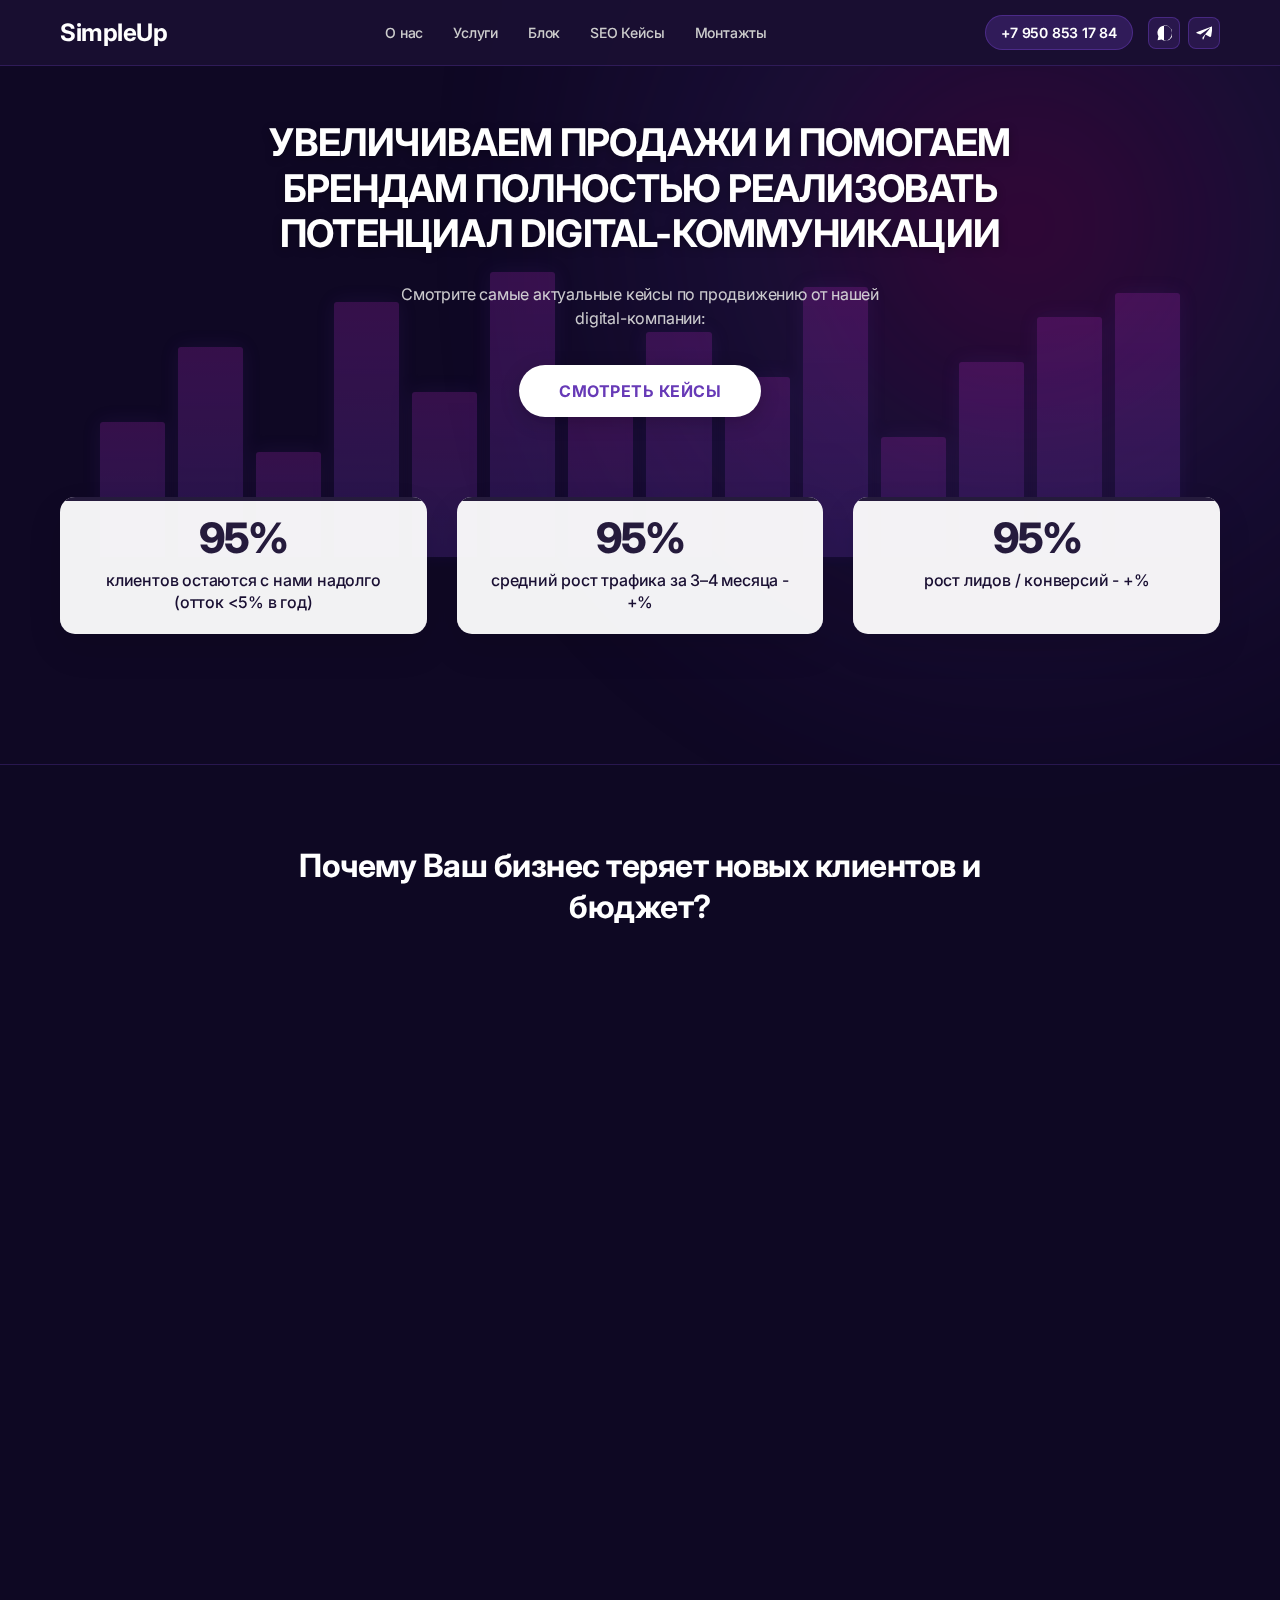
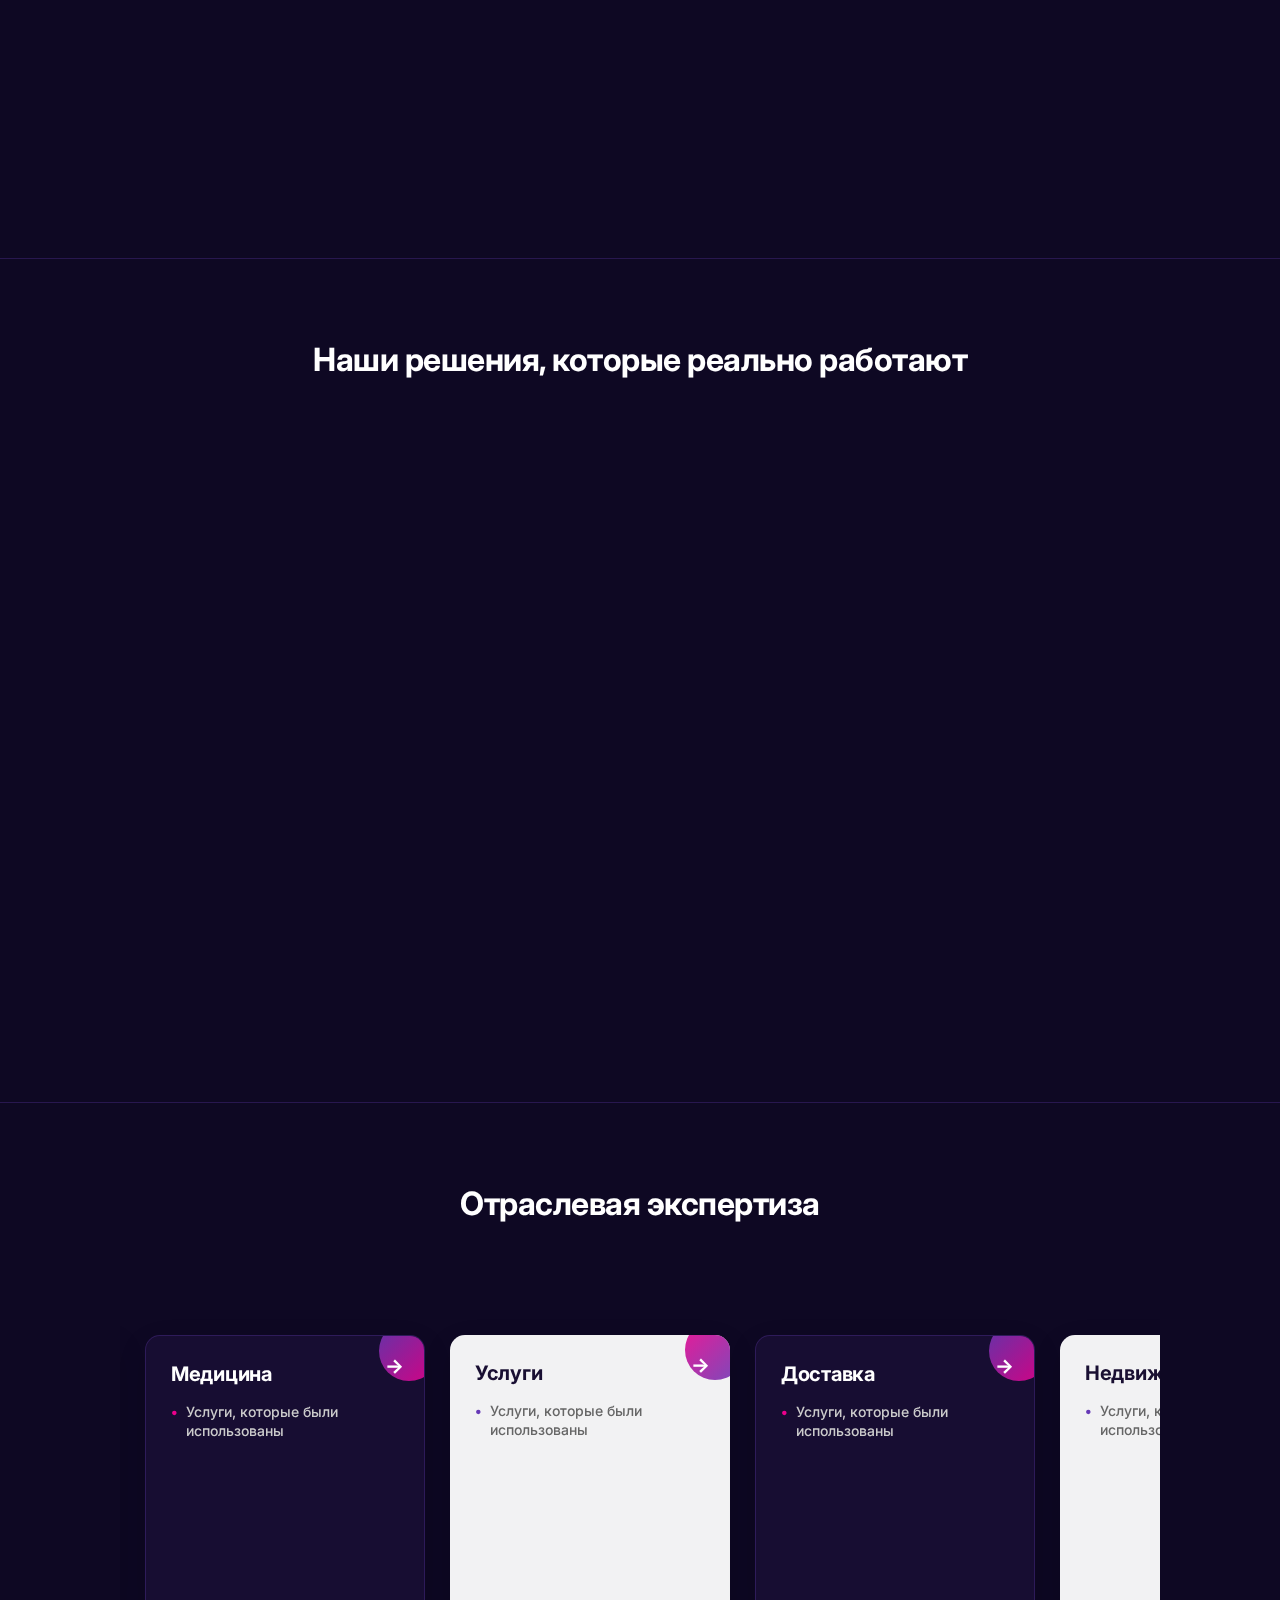
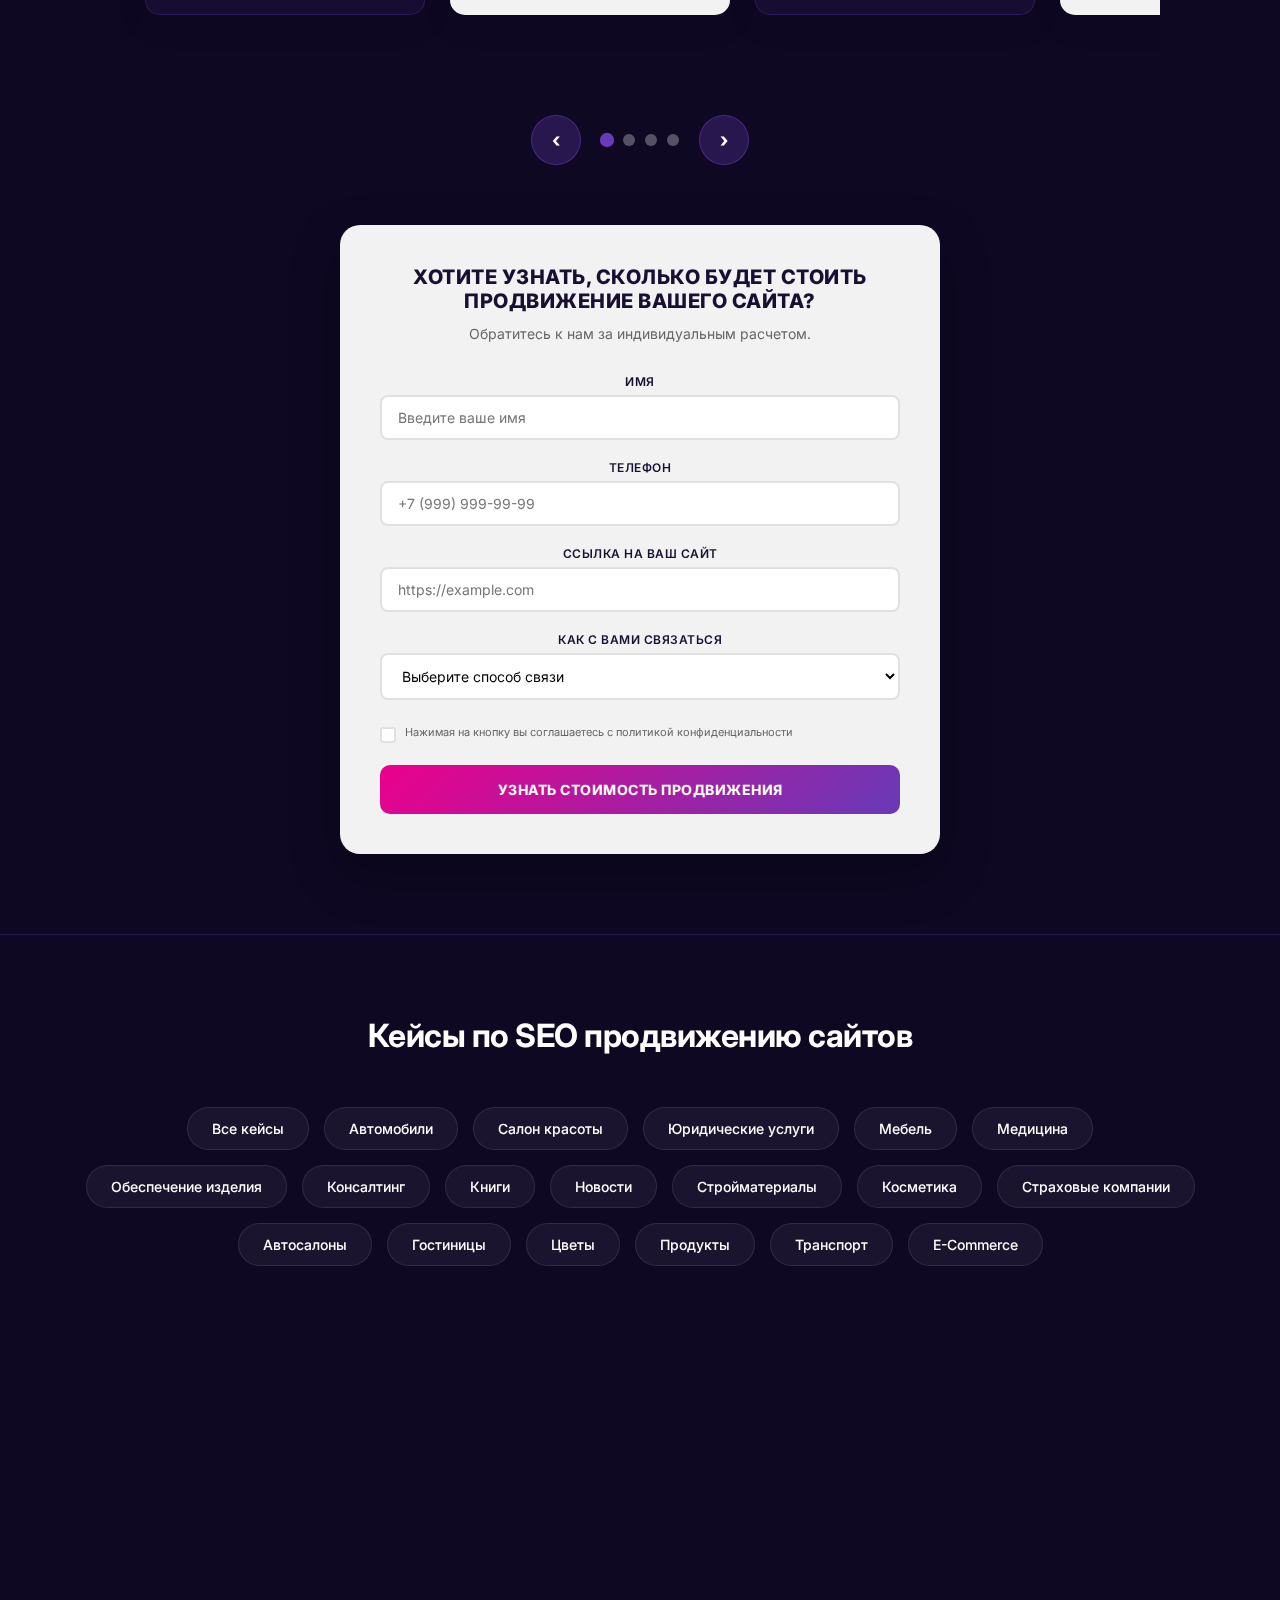
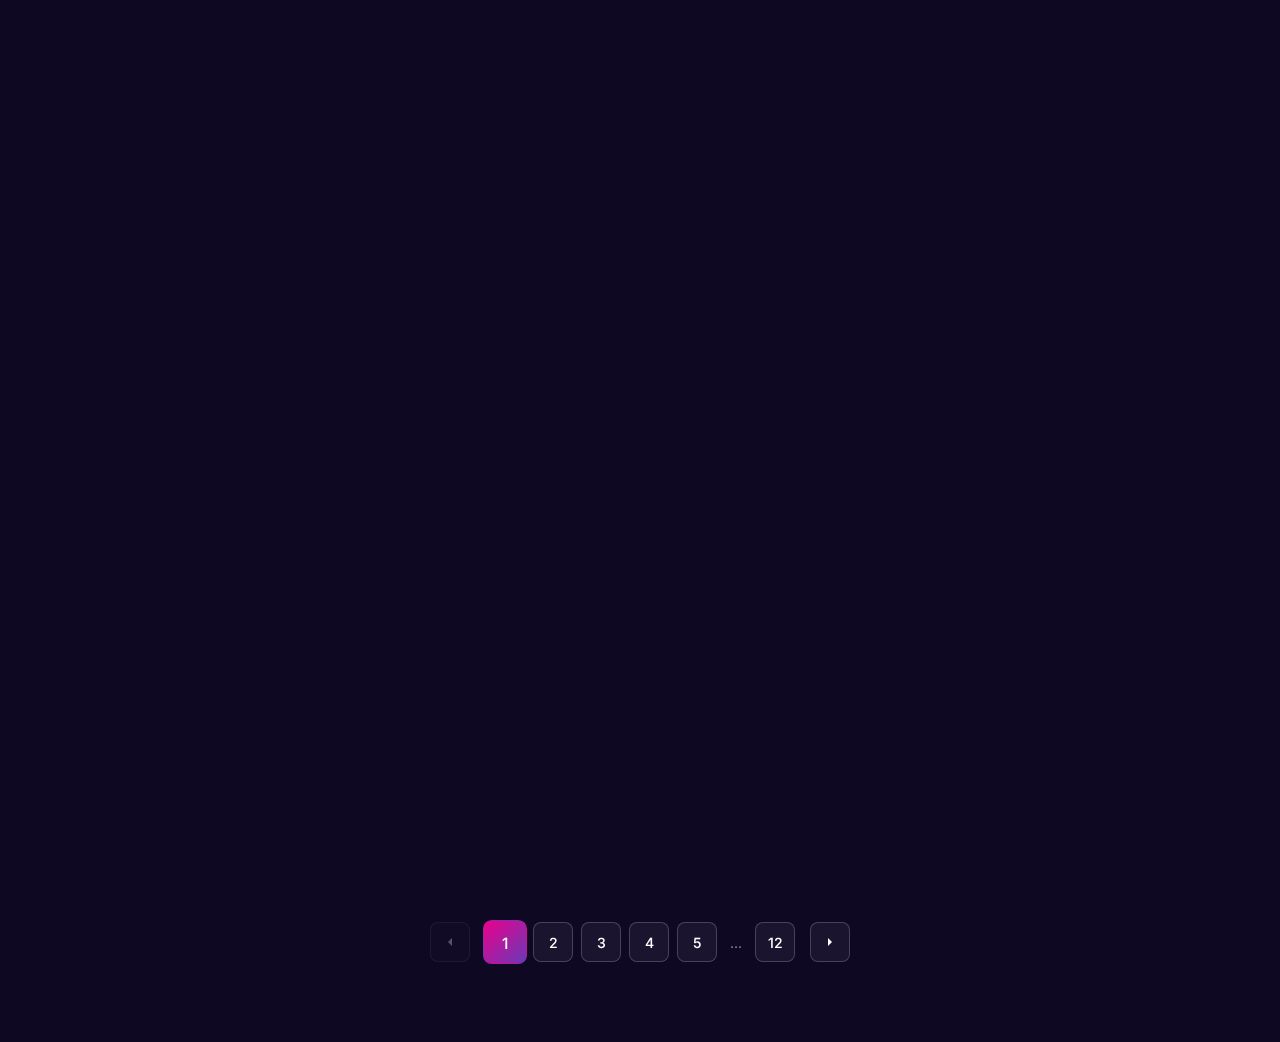
<file: my/index.html>
<!DOCTYPE html>
<html lang="ru">
<head>
    <meta charset="UTF-8">
    <meta name="viewport" content="width=device-width, initial-scale=1.0">
    <title>SimpleUp</title>
    <link rel="stylesheet" href="css/style.css">
    <link rel="stylesheet" href="css/problems.css">
    <link rel="stylesheet" href="css/fonts.css">
    <link rel="stylesheet" href="css/solutions.css">
    <link rel="stylesheet" href="css/industries.css">
    <link rel="stylesheet" href="css/cases.css">
</head>
<body>
    <!-- Верхнее меню -->
    <header class="header">
        <div class="container">
            <nav class="nav">
                <div class="logo">SimpleUp</div>
                <div class="menu">
                    <a href="#" class="menu-item">О нас</a>
                    <a href="#" class="menu-item">Услуги</a>
                    <a href="#" class="menu-item">Блок</a>
                    <a href="#" class="menu-item">SEO Кейсы</a>
                    <a href="#" class="menu-item">Монтажты</a>
                </div>
                <div class="contact-info">
                    <div class="phone">+7 950 853 17 84</div>
                    <div class="social-icons">
                        <a href="#" class="social-icon whatsapp">
                            <svg width="16" height="16" viewBox="0 0 16 16" fill="currentColor">
                                <path d="M13.6 2.4A7.2 7.2 0 0 0 2.4 11.2L1.6 15.2L5.6 14.4A7.2 7.2 0 0 0 13.6 2.4ZM8 0A8 8 0 0 1 8 16L8 0Z"/>
                            </svg>
                        </a>
                        <a href="#" class="social-icon telegram">
                            <svg width="16" height="16" viewBox="0 0 16 16" fill="currentColor">
                                <path d="M15.8 1.4L1.1 6.9C0.1 7.3 0.1 8 0.9 8.3L4.3 9.4L13.1 3.5C13.5 3.2 14 3.4 13.7 3.8L6.5 12.5V13.8C6.5 14.6 7.3 14.7 7.6 13.9L9.4 9.6L13.5 11.8C14.3 12.2 15 11.9 15.2 11L16.5 2.3C16.8 1.1 15.9 0.5 15.8 1.4Z"/>
                            </svg>
                        </a>
                    </div>
                </div>
            </nav>
        </div>
    </header>

    <!-- Остальной код остается без изменений -->
    <main class="main">
        <div class="container">
            <!-- Градиентное пятно на фоне -->
            <div class="gradient-spot"></div>

            <!-- График с столбиками -->
            <div class="chart-container">
                <div class="chart-bars">
                    <div class="bar" style="height: 45%"></div>
                    <div class="bar" style="height: 70%"></div>
                    <div class="bar" style="height: 35%"></div>
                    <div class="bar" style="height: 85%"></div>
                    <div class="bar" style="height: 55%"></div>
                    <div class="bar" style="height: 95%"></div>
                    <div class="bar" style="height: 50%"></div>
                    <div class="bar" style="height: 75%"></div>
                    <div class="bar" style="height: 60%"></div>
                    <div class="bar" style="height: 90%"></div>
                    <div class="bar" style="height: 40%"></div>
                    <div class="bar" style="height: 65%"></div>
                    <div class="bar" style="height: 80%"></div>
                    <div class="bar" style="height: 88%"></div>
                </div>
            </div>

            <!-- Заголовок -->
            <section class="hero">
                <h1 class="hero-title">
                    УВЕЛИЧИВАЕМ ПРОДАЖИ И ПОМОГАЕМ БРЕНДАМ ПОЛНОСТЬЮ РЕАЛИЗОВАТЬ ПОТЕНЦИАЛ DIGITAL-КОММУНИКАЦИИ
                </h1>
                <p class="hero-subtitle">
                    Смотрите самые актуальные кейсы по продвижению от нашей digital-компании:
                </p>
                <button class="cta-button">СМОТРЕТЬ КЕЙСЫ</button>
            </section>

            <!-- Статистика -->
            <section class="stats">
                <div class="stats-grid">
                    <div class="stat-card">
                        <div class="stat-number" data-target="95">0%</div>
                        <div class="stat-text">
                            клиентов остаются с нами надолго (отток &lt;5% в год)
                        </div>
                    </div>
                    
                    <div class="stat-card">
                        <div class="stat-number" data-target="95">0%</div>
                        <div class="stat-text">
                            средний рост трафика за 3–4 месяца - +%
                        </div>
                    </div>
                    
                    <div class="stat-card">
                        <div class="stat-number" data-target="95">0%</div>
                        <div class="stat-text">
                            рост лидов / конверсий - +%
                        </div>
                    </div>
                </div>
            </section>
        </div>
    </main>

    <!-- Секция "Почему Ваш бизнес теряет новых клиентов и бюджет?" -->
    <section class="problems-section">
        <div class="container">
            <div class="problems-content">
                <h2 class="problems-title">
                    Почему Ваш бизнес теряет новых клиентов и бюджет?
                </h2>
                
                <div class="problems-grid">
                    <div class="problem-card">
                        <h3 class="problem-card-title">Сайт не приносит клиентов</h3>
                        <p class="problem-card-description">Он есть, но знаком нет!</p>
                    </div>
                    
                    <div class="problem-card">
                        <h3 class="problem-card-title">Хаос в бизнес-процессах</h3>
                        <p class="problem-card-description">СЯМ, сайт и реклама не связаны!</p>
                    </div>
                    
                    <div class="problem-card">
                        <h3 class="problem-card-title">Рекламка сливает бюджет</h3>
                        <p class="problem-card-description">Третье есть, показы почти нет!</p>
                    </div>
                    
                    <div class="problem-card">
                        <h3 class="problem-card-title">Сомнения и недоверие</h3>
                        <p class="problem-card-description">А вдруг снова не получиться?</p>
                    </div>
                    
                    <div class="problem-card">
                        <h3 class="problem-card-title">SEO без результатов</h3>
                        <p class="problem-card-description">Позволяемое обещали рост, но творимся нет!</p>
                    </div>
                    
                    <div class="problem-card">
                        <h3 class="problem-card-title">Нет стратегии</h3>
                        <p class="problem-card-description">Все делается нужным, без общей цели.</p>
                    </div>
                </div>
                
                <!-- Белый блок с стрелочкой и ссылкой на форму -->
                <a href="form.html" class="problems-footer-block">
                    <p class="problems-footer-text">
                        Мы понимаем эти боли и каждый день решаем их для бизнеса наших клиентов
                    </p>
                </a>
            </div>
        </div>
    </section>

    <!-- Секция "Наши решения" -->
    <section class="solutions-section">
        <div class="container">
            <div class="solutions-content">
                <h2 class="solutions-title">Наши решения, которые реально работают</h2>
                
                <div class="solutions-accordion">
                    <!-- Комплексное продвижение - белый блок -->
                    <div class="accordion-item white-card active">
                        <div class="accordion-header">
                            <h3 class="accordion-title">Комплексное продвижение</h3>
                            <span class="accordion-icon">−</span>
                        </div>
                        <div class="accordion-content">
                            <p class="accordion-description">
                                Мы делаем глубокий анализ и системное SEO-продвижение, чтобы твой бизнес стабильно рос в поиске. Технично, системно, с реальными результатами.
                            </p>
                            <p class="accordion-feature">
                                SEO, реклама и контент работают вместе, а не по отдельности.
                            </p>
                        </div>
                    </div>
                    
                    <!-- Современные сайты - темный блок -->
                    <div class="accordion-item dark-card">
                        <div class="accordion-header">
                            <h3 class="accordion-title">Современные сайты</h3>
                            <span class="accordion-icon">+</span>
                        </div>
                        <div class="accordion-content">
                            <p class="accordion-description">
                                Разрабатываем сайты под бизнес-цели: дизайн, удобство, скорость работы. Всё так, чтобы сайт приносил клиентов, а не просто существовал
                            </p>
                        </div>
                    </div>
                    
                    <!-- ИТ-интеграции - белый блок -->
                    <div class="accordion-item white-card">
                        <div class="accordion-header">
                            <h3 class="accordion-title">ИТ-интеграции</h3>
                            <span class="accordion-icon">+</span>
                        </div>
                        <div class="accordion-content">
                            <p class="accordion-description">
                                Внедряем IT-решения под задачи: автоматизация, интеграции, CRM. Мы не делаем вид, а реально упрощаем процессы и ускоряем бизнес и он начинает работать как единое целое
                            </p>
                        </div>
                    </div>
                    
                    <!-- Управляемая реклама - темный блок -->
                    <div class="accordion-item dark-card">
                        <div class="accordion-header">
                            <h3 class="accordion-title">Управляемая реклама</h3>
                            <span class="accordion-icon">+</span>
                        </div>
                        <div class="accordion-content">
                            <p class="accordion-description">
                                Настраиваем рекламу, которая даёт заявки и звонки, окупающие вложения. Работаем в цифрах, делаем оптимизацию и добиваемся прогнозируемого результата. Каждый рубль подконтролен, каждая заявка считается.
                            </p>
                        </div>
                    </div>
                </div>
            </div>
        </div>
    </section>


<!-- Секция отраслевой экспертизы -->
<section class="industries-section">
    <div class="container">
        <div class="industries-content">
            <h2 class="industries-title">Отраслевая экспертиза</h2>
            
            <!-- Карусель с квадратными блоками -->
            <div class="industries-carousel">
                <div class="carousel-container">
                    <div class="carousel-track">
                        <!-- Блоки будут добавлены через JS -->
                        <a href="#" class="industry-block" data-industry="medicine">
                            <div class="industry-content">
                                <h3 class="industry-name">Медицина</h3>
                                <div class="industry-services">
                                    <div class="service-item">Услуги, которые были использованы</div>
                                </div>
                            </div>
                        </a>
                        
                        <a href="#" class="industry-block" data-industry="services">
                            <div class="industry-content">
                                <h3 class="industry-name">Услуги</h3>
                                <div class="industry-services">
                                    <div class="service-item">Услуги, которые были использованы</div>
                                </div>
                            </div>
                        </a>
                        
                        <a href="#" class="industry-block" data-industry="delivery">
                            <div class="industry-content">
                                <h3 class="industry-name">Доставка</h3>
                                <div class="industry-services">
                                    <div class="service-item">Услуги, которые были использованы</div>
                                </div>
                            </div>
                        </a>
                        
                        <a href="#" class="industry-block" data-industry="realestate">
                            <div class="industry-content">
                                <h3 class="industry-name">Недвижимость</h3>
                                <div class="industry-services">
                                    <div class="service-item">Услуги, которые были использованы</div>
                                </div>
                            </div>
                        </a>
                    </div>
                </div>
                
                <!-- Навигация -->
                <div class="carousel-nav">
                    <button class="carousel-arrow prev">‹</button>
                    <div class="carousel-dots">
                        <button class="carousel-dot active"></button>
                        <button class="carousel-dot"></button>
                        <button class="carousel-dot"></button>
                        <button class="carousel-dot"></button>
                    </div>
                    <button class="carousel-arrow next">›</button>
                </div>
            </div>
            
            <!-- Форма -->
            <div class="industries-form-container">
                <h3 class="industries-form-title">ХОТИТЕ УЗНАТЬ, СКОЛЬКО БУДЕТ СТОИТЬ ПРОДВИЖЕНИЕ ВАШЕГО САЙТА?</h3>
                <p class="industries-form-subtitle">Обратитесь к нам за индивидуальным расчетом.</p>
                
                <form class="industries-form">
                    <div class="industries-form-group">
                        <label class="industries-form-label">Имя</label>
                        <input type="text" class="industries-form-input" placeholder="Введите ваше имя" required>
                    </div>
                    
                    <div class="industries-form-group">
                        <label class="industries-form-label">Телефон</label>
                        <input type="tel" class="industries-form-input" placeholder="+7 (999) 999-99-99" required>
                    </div>
                    
                    <div class="industries-form-group">
                        <label class="industries-form-label">Ссылка на ваш сайт</label>
                        <input type="url" class="industries-form-input" placeholder="https://example.com">
                    </div>
                    
                    <div class="industries-form-group">
                        <label class="industries-form-label">Как с вами связаться</label>
                        <select class="industries-form-select" required>
                            <option value="" disabled selected>Выберите способ связи</option>
                            <option value="whatsapp">WhatsApp</option>
                            <option value="telegram">Telegram</option>
                            <option value="phone">Телефонный звонок</option>
                            <option value="email">Email</option>
                        </select>
                    </div>
                    
                    <div class="industries-form-privacy">
                        <label class="industries-privacy-checkbox">
                            <input type="checkbox" required>
                            <span class="industries-checkmark"></span>
                            Нажимая на кнопку вы соглашаетесь с политикой конфиденциальности
                        </label>
                    </div>
                    
                    <button type="submit" class="industries-submit-btn">
                        УЗНАТЬ СТОИМОСТЬ ПРОДВИЖЕНИЯ
                    </button>
                </form>
            </div>
        </div>
    </div>
</section>

<!-- Секция кейсов -->
<section class="cases-section">
    <div class="container">
        <div class="cases-content">
            <h2 class="cases-title">Кейсы по SEO продвижению сайтов</h2>
            
            <!-- Фильтры категорий -->
            <div class="cases-filters">
                <button class="filter-btn" data-filter="all">Все кейсы</button>
                <button class="filter-btn" data-filter="automotive">Автомобили</button>
                <button class="filter-btn" data-filter="beauty">Салон красоты</button>
                <button class="filter-btn" data-filter="legal">Юридические услуги</button>
                <button class="filter-btn" data-filter="furniture">Мебель</button>
                <button class="filter-btn" data-filter="medical">Медицина</button>
                <button class="filter-btn" data-filter="equipment">Обеспечение изделия</button>
                <button class="filter-btn" data-filter="consulting">Консалтинг</button>
                <button class="filter-btn" data-filter="books">Книги</button>
                <button class="filter-btn" data-filter="news">Новости</button>
                <button class="filter-btn" data-filter="construction">Стройматериалы</button>
                <button class="filter-btn" data-filter="cosmetics">Косметика</button>
                <button class="filter-btn" data-filter="insurance">Страховые компании</button>
                <button class="filter-btn" data-filter="cars">Автосалоны</button>
                <button class="filter-btn" data-filter="hotels">Гостиницы</button>
                <button class="filter-btn" data-filter="flowers">Цветы</button>
                <button class="filter-btn" data-filter="food">Продукты</button>
                <button class="filter-btn" data-filter="transport">Транспорт</button>
                <button class="filter-btn" data-filter="ecommerce">E-Commerce</button>
            </div>
            
<!-- Сетка больших кейсов -->
<div class="cases-grid">
    <!-- Кейс 1: Автомобильные прицепы -->
    <div class="case-card" data-case-id="1" data-categories="transport ecommerce">
        <div class="case-image" style="background-image: url('img/idex_img/dog.png');">
            <!-- Фото будет загружено через CSS background -->
        </div>
        <div class="case-content">
            <div class="case-categories">
                <span class="case-category">Транспорт</span>
                <span class="case-category">E-Commerce</span>
            </div>
            <h3 class="case-title">АВТОМОБИЛЬНЫЕ ПРИЦЕПЫ</h3>
            <p class="case-subtitle">Как получить 80% органического трафика</p>
            <div class="case-stats">
                <div class="stat-item">
                    <div class="stat-value">↑ 70%</div>
                    <div class="stat-label">ключевых запросов в ТОП-10 за 3–4 месяца</div>
                </div>
                <div class="stat-item">
                    <div class="stat-value">↑ 80% +</div>
                    <div class="stat-label">запросов остаются в ТОПе через 5–7 месяцев</div>
                </div>
                <div class="stat-item">
                    <div class="stat-value">↑ 80%</div>
                    <div class="stat-label">трафика на сайт — из поисковых систем (Яндекс и Google)</div>
                </div>
            </div>
            <button class="case-btn">СМОТРЕТЬ КЕЙС</button>
        </div>
    </div>
    
    <!-- Кейс 2: Бурение -->
    <div class="case-card" data-case-id="2" data-categories="agriculture construction">
        <div class="case-image" style="background-image: url('img/idex_img/object.png');">
            <!-- Фото будет загружено через CSS background -->
        </div>
        <div class="case-content">
            <div class="case-categories">
                <span class="case-category">Сельхозтехника</span>
                <span class="case-category">Стройматериалы</span>
            </div>
            <h3 class="case-title">БУРЕНИЕ</h3>
            <p class="case-subtitle">Как увеличить конверсию в 12 раз</p>
            <div class="case-stats">
                <div class="stat-item">
                    <div class="stat-value">↑ 105</div>
                    <div class="stat-label">ключевых запросов в ТОП-5 за 4 месяца</div>
                </div>
                <div class="stat-item">
                    <div class="stat-value">↑ В 5 раз</div>
                    <div class="stat-label">увеличился целевой трафик</div>
                </div>
                <div class="stat-item">
                    <div class="stat-value">↑ 37</div>
                    <div class="stat-label">ключевых запросов в ТОП-3 за 4 месяца</div>
                </div>
            </div>
            <button class="case-btn">СМОТРЕТЬ КЕЙС</button>
        </div>
    </div>
    
    <!-- Кейс 3: Аутсорсинг персонала -->
    <div class="case-card" data-case-id="3" data-categories="consulting production">
        <div class="case-image" style="background-image: url('img/idex_img/person.png');">
            <!-- Фото будет загружено через CSS background -->
        </div>
        <div class="case-content">
            <div class="case-categories">
                <span class="case-category">Консалтинг</span>
                <span class="case-category">Производства</span>
            </div>
            <h3 class="case-title">АУТСОРСИНГ ПЕРСОНАЛА</h3>
            <p class="case-subtitle">Как лендинг вывести в ТОП-3 за 3 месяца</p>
            <div class="case-stats">
                <div class="stat-item">
                    <div class="stat-value">↑ 3</div>
                    <div class="stat-label">ключевых запросов из 6-ти в ТОП-3</div>
                </div>
                <div class="stat-item">
                    <div class="stat-value">↑ 2</div>
                    <div class="stat-label">ключевых запросов из 6-ти в ТОП-10</div>
                </div>
                <div class="stat-item">
                    <div class="stat-value">↑ 50%</div>
                    <div class="stat-label">конверсии за 3 месяца</div>
                </div>
            </div>
            <button class="case-btn">СМОТРЕТЬ КЕЙС</button>
        </div>
    </div>
    
    <!-- Кейс 4: Мед центр -->
    <div class="case-card" data-case-id="4" data-categories="medical ecommerce corporate">
        <div class="case-image" style="background-image: url('img/idex_img/frame.png');">
            <!-- Фото будет загружено через CSS background -->
        </div>
        <div class="case-content">
            <div class="case-categories">
                <span class="case-category">Медицина</span>
                <span class="case-category">E-Commerce</span>
                <span class="case-category">Корпоративные сайты</span>
            </div>
            <h3 class="case-title">МЕД ЦЕНТР</h3>
            <p class="case-subtitle">Как получить 80% органического трафика</p>
            <div class="case-stats">
                <div class="stat-item">
                    <div class="stat-value">↑ 70%</div>
                    <div class="stat-label">ключевых запросов в ТОП-10 за 3–4 месяца</div>
                </div>
                <div class="stat-item">
                    <div class="stat-value">↑ 80% +</div>
                    <div class="stat-label">запросов остаются в ТОПе через 5–7 месяцев</div>
                </div>
                <div class="stat-item">
                    <div class="stat-value">↑ 80%</div>
                    <div class="stat-label">трафика на сайт — из поисковых систем (Яндекс и Google)</div>
                </div>
            </div>
            <button class="case-btn">СМОТРЕТЬ КЕЙС</button>
        </div>
    </div>
</div>

<!-- Пагинация -->
<div class="pagination">
    <button class="page-arrow prev">
        <svg width="16" height="16" viewBox="0 0 16 16" fill="currentColor">
            <path d="M10 12L6 8l4-4"/>
        </svg>
    </button>
    
    <div class="page-numbers">
        <button class="page-number active">1</button>
        <button class="page-number">2</button>
        <button class="page-number">3</button>
        <button class="page-number">4</button>
        <button class="page-number">5</button>
        <span class="page-dots">...</span>
        <button class="page-number">12</button>
    </div>
    
    <button class="page-arrow next">
        <svg width="16" height="16" viewBox="0 0 16 16" fill="currentColor">
            <path d="M6 12l4-4-4-4"/>
        </svg>
    </button>
</div>

</section>

    <script src="js/script.js"></script>
    <script src="js/problems.js"></script>
    <script src="js/solutions.js"></script>
    <script src="js/industries.js"></script>
    <script src="js/cases.js"></script>
</body>
</html>
</file>
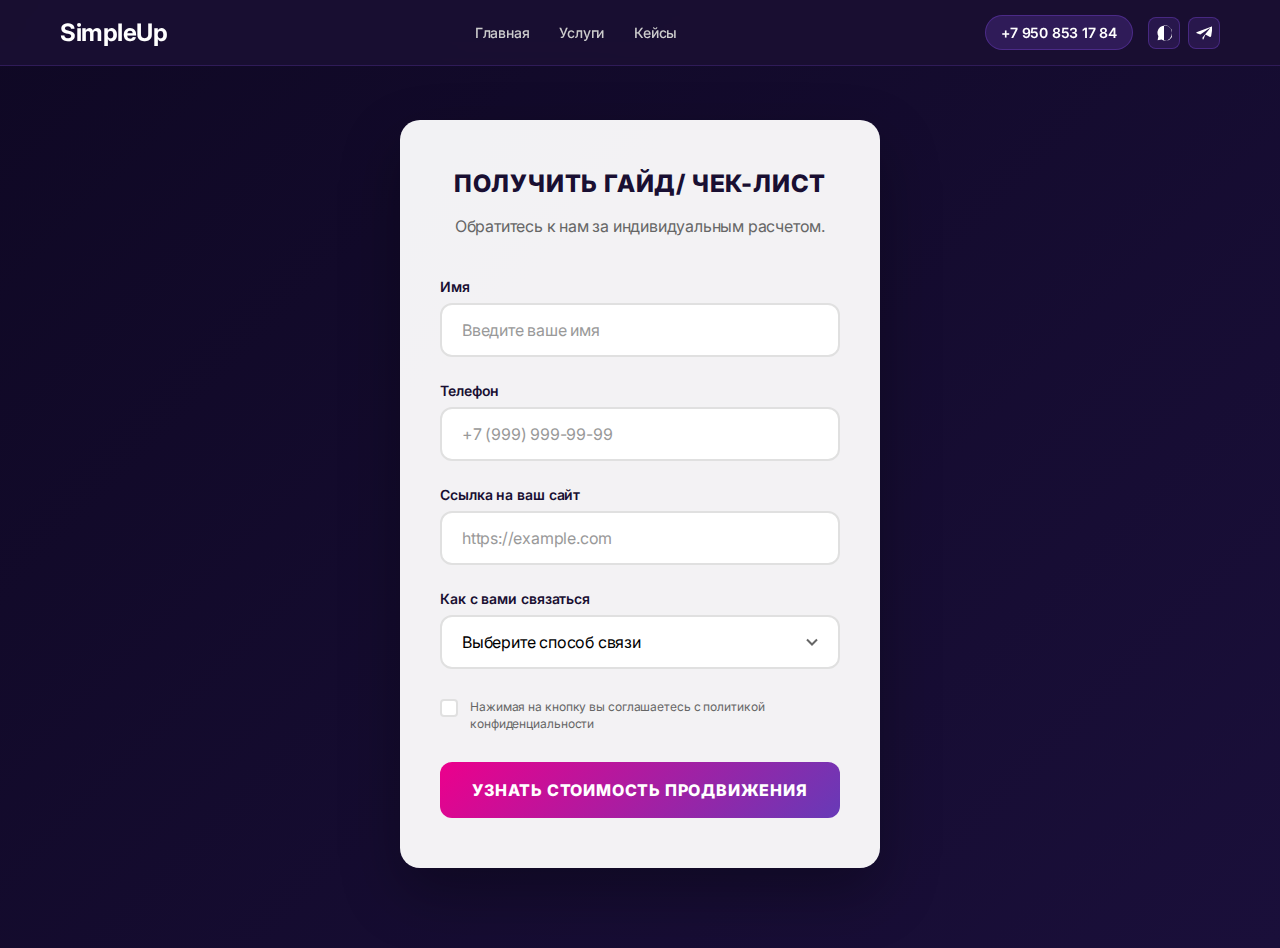
<file: my/form.html>
<!DOCTYPE html>
<html lang="ru">
<head>
    <meta charset="UTF-8">
    <meta name="viewport" content="width=device-width, initial-scale=1.0">
    <title>Получить гайд - SimpleUp</title>
    <link rel="stylesheet" href="css/style.css">
    <link rel="stylesheet" href="css/form.css">
    <link rel="stylesheet" href="css/fonts.css">
</head>
<body>
    <header class="header">
        <div class="container">
            <nav class="nav">
                <div class="logo">SimpleUp</div>
                <div class="menu">
                    <a href="index.html" class="menu-item">Главная</a>
                    <a href="index.html#services" class="menu-item">Услуги</a>
                    <a href="index.html#cases" class="menu-item">Кейсы</a>
                </div>
                <div class="contact-info">
                    <div class="phone">+7 950 853 17 84</div>
                    <div class="social-icons">
                        <a href="#" class="social-icon whatsapp">
                            <svg width="16" height="16" viewBox="0 0 16 16" fill="currentColor">
                                <path d="M13.6 2.4A7.2 7.2 0 0 0 2.4 11.2L1.6 15.2L5.6 14.4A7.2 7.2 0 0 0 13.6 2.4ZM8 0A8 8 0 0 1 8 16L8 0Z"/>
                            </svg>
                        </a>
                        <a href="#" class="social-icon telegram">
                            <svg width="16" height="16" viewBox="0 0 16 16" fill="currentColor">
                                <path d="M15.8 1.4L1.1 6.9C0.1 7.3 0.1 8 0.9 8.3L4.3 9.4L13.1 3.5C13.5 3.2 14 3.4 13.7 3.8L6.5 12.5V13.8C6.5 14.6 7.3 14.7 7.6 13.9L9.4 9.6L13.5 11.8C14.3 12.2 15 11.9 15.2 11L16.5 2.3C16.8 1.1 15.9 0.5 15.8 1.4Z"/>
                            </svg>
                        </a>
                    </div>
                </div>
            </nav>
        </div>
    </header>

    <section class="form-section">
        <div class="container">
            <div class="form-container">
                <h1 class="form-main-title">ПОЛУЧИТЬ ГАЙД/ ЧЕК-ЛИСТ</h1>
                <p class="form-subtitle">Обратитесь к нам за индивидуальным расчетом.</p>
                
                <form class="contact-form">
                    <div class="form-group">
                        <label class="form-label">Имя</label>
                        <input type="text" class="form-input" placeholder="Введите ваше имя" required>
                    </div>
                    
                    <div class="form-group">
                        <label class="form-label">Телефон</label>
                        <input type="tel" class="form-input" placeholder="+7 (999) 999-99-99" required>
                    </div>
                    
                    <div class="form-group">
                        <label class="form-label">Ссылка на ваш сайт</label>
                        <input type="url" class="form-input" placeholder="https://example.com">
                    </div>
                    
                    <div class="form-group">
                        <label class="form-label">Как с вами связаться</label>
                        <select class="form-select" required>
                            <option value="" disabled selected>Выберите способ связи</option>
                            <option value="whatsapp">WhatsApp</option>
                            <option value="telegram">Telegram</option>
                            <option value="phone">Телефонный звонок</option>
                            <option value="email">Email</option>
                        </select>
                    </div>
                    
                    <div class="form-privacy">
                        <label class="privacy-checkbox">
                            <input type="checkbox" required>
                            <span class="checkmark"></span>
                            Нажимая на кнопку вы соглашаетесь с политикой конфиденциальности
                        </label>
                    </div>
                    
                    <button type="submit" class="submit-btn">
                        УЗНАТЬ СТОИМОСТЬ ПРОДВИЖЕНИЯ
                    </button>
                </form>
            </div>
        </div>
    </section>

    <script src="js/form.js"></script>
</body>
</html>
</file>
<file: my/css/style.css>
* {
    margin: 0;
    padding: 0;
    box-sizing: border-box;
}

body {
    font-family: 'Arial', sans-serif;
    background: #0f0824;
    color: #ffffff;
    min-height: 100vh;
    position: relative;
    overflow-x: hidden;
}

.container {
    max-width: 1200px;
    margin: 0 auto;
    padding: 0 20px;
    position: relative;
    z-index: 3;
}

/* Градиентное пятно на фоне */
.gradient-spot {
    position: fixed;
    top: -50%;
    right: -20%;
    width: 80%;
    height: 150%;
    background: radial-gradient(circle, rgba(236, 0, 140, 0.3) 0%, rgba(103, 58, 183, 0.2) 30%, transparent 70%);
    z-index: 1;
    opacity: 0.6;
    filter: blur(60px);
}

/* Верхнее меню - темно-фиолетовый */
.header {
    background: rgba(25, 15, 50, 0.95);
    backdrop-filter: blur(10px);
    padding: 15px 0;
    position: fixed;
    width: 100%;
    top: 0;
    z-index: 1000;
    border-bottom: 1px solid rgba(103, 58, 183, 0.3);
}

.nav {
    display: flex;
    justify-content: space-between;
    align-items: center;
}

.logo {
    font-size: 24px;
    font-weight: 700;
    color: #ffffff;
}

.menu {
    display: flex;
    gap: 30px;
}

.menu-item {
    text-decoration: none;
    color: #cccccc;
    font-size: 14px;
    font-weight: 500;
    transition: all 0.3s ease;
}

.menu-item:hover {
    color: #ffffff;
}

.phone {
    font-size: 14px;
    font-weight: 600;
    color: #ffffff;
    background: rgba(103, 58, 183, 0.3);
    padding: 8px 15px;
    border-radius: 20px;
    border: 1px solid rgba(103, 58, 183, 0.5);
}

/* Основной контент */
.main {
    padding-top: 120px;
    padding-bottom: 80px;
    position: relative;
    z-index: 2;
}

/* График с столбиками - длинные и фиолетовые */
.chart-container {
    position: absolute;
    top: 0;
    left: 0;
    width: 100%;
    height: 100%;
    z-index: 1;
    opacity: 0.4;
    pointer-events: none;
}

.chart-bars {
    position: absolute;
    bottom: 15%;
    left: 5%;
    width: 90%;
    height: 300px;
    display: flex;
    align-items: flex-end;
    gap: 1.2%;
}

.bar {
    flex: 1;
    background: linear-gradient(to top, rgba(103, 58, 183, 0.9), rgba(156, 39, 176, 0.7));
    border-radius: 3px 3px 0 0;
    min-height: 20px;
    position: relative;
    transform-origin: bottom;
    animation: barGrow 1.5s ease-out forwards;
    animation-play-state: paused;
    box-shadow: 0 0 20px rgba(103, 58, 183, 0.3);
}

.bar::after {
    content: '';
    position: absolute;
    top: 0;
    left: 0;
    width: 100%;
    height: 100%;
    background: linear-gradient(to bottom, transparent, rgba(0, 0, 0, 0.2));
    border-radius: 3px 3px 0 0;
}

/* Герой секция */
.hero {
    text-align: center;
    margin-bottom: 80px;
    position: relative;
    z-index: 3;
}

.hero-title {
    font-size: 38px;
    font-weight: 700;
    line-height: 1.3;
    margin-bottom: 25px;
    color: #ffffff;
    max-width: 900px;
    margin-left: auto;
    margin-right: auto;
    text-shadow: 0 2px 10px rgba(0, 0, 0, 0.3);
}

.hero-subtitle {
    font-size: 16px;
    line-height: 1.5;
    margin-bottom: 35px;
    opacity: 0.9;
    max-width: 500px;
    margin-left: auto;
    margin-right: auto;
    color: #e0e0e0;
}

.cta-button {
    background: #ffffff;
    color: #673ab7;
    border: none;
    padding: 16px 40px;
    font-size: 16px;
    font-weight: 700;
    border-radius: 30px;
    cursor: pointer;
    transition: all 0.3s ease;
    text-transform: uppercase;
    letter-spacing: 0.5px;
    box-shadow: 0 5px 20px rgba(0, 0, 0, 0.2);
    position: relative;
    z-index: 3;
}

.cta-button:hover {
    background: #f5f5f5;
    transform: translateY(-3px);
    box-shadow: 0 8px 25px rgba(0, 0, 0, 0.3);
}

/* Статистика - белые карточки с темным текстом как в меню */
.stats {
    position: relative;
    z-index: 3;
    margin-bottom: 50px;
}

.stats-grid {
    display: grid;
    grid-template-columns: repeat(3, 1fr);
    gap: 30px;
}

.stat-card {
    text-align: center;
    background: rgba(255, 255, 255, 0.95);
    padding: 50px 30px;
    border-radius: 15px;
    box-shadow: 0 15px 35px rgba(0, 0, 0, 0.1);
    transition: all 0.3s ease;
    position: relative;
    overflow: hidden;
}

.stat-card::before {
    content: '';
    position: absolute;
    top: 0;
    left: 0;
    width: 100%;
    height: 4px;
    background:rgba(25, 15, 50, 0.95);
}

.stat-card:hover {
    transform: translateY(-10px);
    box-shadow: 0 25px 50px rgba(0, 0, 0, 0.15);
}

.stat-number {
    font-size: 72px;
    font-weight: 800;
    margin-bottom: 20px;
    background:rgba(25, 15, 50, 0.95);
    -webkit-background-clip: text;
    -webkit-text-fill-color: transparent;
    background-clip: text;
    line-height: 1;
}

.stat-text {
    font-size: 16px;
    line-height: 1.4;
    color: #190f32; /* Темный цвет как в меню */
    font-weight: 500;
}

/* Анимации для графика */
@keyframes barGrow {
    from {
        transform: scaleY(0);
    }
    to {
        transform: scaleY(1);
    }
}

/* Адаптивность */
@media (max-width: 1024px) {
    .hero-title {
        font-size: 32px;
    }
    
    .stats-grid {
        gap: 25px;
    }
    
    .stat-number {
        font-size: 60px;
    }
    
    .chart-bars {
        height: 250px;
    }
}

@media (max-width: 768px) {
    .header {
        padding: 10px 0;
    }
    
    .nav {
        flex-direction: column;
        gap: 15px;
    }
    
    .menu {
        gap: 20px;
        flex-wrap: wrap;
        justify-content: center;
    }
    
    .main {
        padding-top: 160px;
    }
    
    .hero-title {
        font-size: 26px;
    }
    
    .stats-grid {
        grid-template-columns: 1fr;
        gap: 20px;
    }
    
    .stat-card {
        padding: 40px 25px;
    }
    
    .stat-number {
        font-size: 56px;
    }
    
    .chart-bars {
        gap: 1%;
        height: 200px;
    }
}

@media (max-width: 480px) {
    .hero-title {
        font-size: 22px;
    }
    
    .hero-subtitle {
        font-size: 14px;
    }
    
    .cta-button {
        padding: 14px 30px;
        font-size: 14px;
    }
    
    .chart-bars {
        height: 180px;
    }
    
    .stat-number {
        font-size: 48px;
    }
    
    .gradient-spot {
        top: -30%;
        right: -50%;
        width: 150%;
    }
}

/* Контактная информация с иконками */
.contact-info {
    display: flex;
    align-items: center;
    gap: 15px;
}

.phone {
    font-size: 14px;
    font-weight: 600;
    color: #ffffff;
    background: rgba(103, 58, 183, 0.3);
    padding: 8px 15px;
    border-radius: 20px;
    border: 1px solid rgba(103, 58, 183, 0.5);
}

.social-icons {
    display: flex;
    gap: 8px;
}

.social-icon {
    display: flex;
    align-items: center;
    justify-content: center;
    width: 32px;
    height: 32px;
    border: 1px solid rgba(103, 58, 183, 0.5);
    border-radius: 8px;
    background: rgba(103, 58, 183, 0.2);
    color: #ffffff;
    text-decoration: none;
    transition: all 0.3s ease;
    position: relative;
}

.social-icon:hover {
    background: rgba(103, 58, 183, 0.4);
    border-color: rgba(103, 58, 183, 0.8);
    transform: translateY(-2px);
    box-shadow: 0 4px 12px rgba(103, 58, 183, 0.3);
}

/* Цвета для конкретных иконок */
.social-icon.whatsapp:hover {
    background: rgba(37, 211, 102, 0.3);
    border-color: rgba(37, 211, 102, 0.7);
    box-shadow: 0 4px 12px rgba(37, 211, 102, 0.3);
}

.social-icon.telegram:hover {
    background: rgba(0, 136, 204, 0.3);
    border-color: rgba(0, 136, 204, 0.7);
    box-shadow: 0 4px 12px rgba(0, 136, 204, 0.3);
}

/* Адаптивность для мобильных */
@media (max-width: 768px) {
    .contact-info {
        flex-direction: column;
        gap: 10px;
    }
    
    .social-icons {
        gap: 10px;
    }
    
    .social-icon {
        width: 36px;
        height: 36px;
    }
}
</file>
<file: my/css/problems.css>
/* Секция проблем */
.problems-section {
    background: rgba(15, 8, 36, 0.95);
    padding: 80px 0;
    position: relative;
    z-index: 2;
    border-top: 1px solid rgba(103, 58, 183, 0.3);
}

.problems-content {
    text-align: center;
}

.problems-title {
    font-size: 32px;
    font-weight: 700;
    line-height: 1.3;
    margin-bottom: 60px;
    color: #ffffff;
    text-align: center;
    max-width: 800px;
    margin-left: auto;
    margin-right: auto;
}

.problems-grid {
    display: grid;
    grid-template-columns: repeat(2, 1fr);
    gap: 25px;
    margin-bottom: 40px;
}

/* Базовые стили для кубиков */
.problem-card {
    padding: 35px 30px;
    border-radius: 20px;
    text-align: left;
    transition: all 0.3s ease;
    position: relative;
    overflow: hidden;
    opacity: 0;
    transform: translateY(30px);
    min-height: 180px;
    display: flex;
    flex-direction: column;
    justify-content: center;
}

.problem-card.animated {
    opacity: 1;
    transform: translateY(0);
}

/* Чередование прозраный/залитый */
.problem-card:nth-child(odd) {
    background: rgba(255, 255, 255, 0.05);
    border: 1px solid rgba(255, 255, 255, 0.1);
}

.problem-card:nth-child(even) {
    background: rgba(103, 58, 183, 0.15);
    border: 1px solid rgba(103, 58, 183, 0.3);
    backdrop-filter: blur(10px);
}

/* Эффекты при наведении */
.problem-card:hover {
    transform: translateY(-8px);
    box-shadow: 0 15px 40px rgba(103, 58, 183, 0.25);
}

.problem-card:nth-child(odd):hover {
    background: rgba(255, 255, 255, 0.08);
}

.problem-card:nth-child(even):hover {
    background: rgba(103, 58, 183, 0.2);
}

/* Полоска слева для всех карточек */
.problem-card::before {
    content: '';
    position: absolute;
    top: 0;
    left: 0;
    width: 6px;
    height: 100%;
    background: linear-gradient(135deg, #ec008c, #673ab7);
}

/* Заголовок карточки */
.problem-card-title {
    font-size: 20px;
    font-weight: 700;
    color: #ffffff;
    margin-bottom: 12px;
    line-height: 1.3;
}

/* Описание карточки */
.problem-card-description {
    font-size: 16px;
    line-height: 1.5;
    color: #cccccc;
    opacity: 0.9;
    margin: 0;
}

/* Белый блок для текста */
.problems-footer-block {
    background: rgba(255, 255, 255, 0.95);
    padding: 50px 40px;
    border-radius: 20px;
    text-align: center;
    box-shadow: 0 15px 35px rgba(0, 0, 0, 0.1);
    position: relative;
    overflow: hidden;
    opacity: 0;
    transform: translateY(30px);
    transition: all 0.6s ease;
}

.problems-footer-block.animated {
    opacity: 1;
    transform: translateY(0);
}

.problems-footer-block::before {
    content: '';
    position: absolute;
    top: 0;
    left: 0;
    width: 100%;
    height: 4px;
    background: linear-gradient(135deg, #ec008c, #673ab7);
}

.problems-footer-text {
    font-size: 20px;
    line-height: 1.5;
    color: #190f32;
    font-weight: 600;
    margin: 0;
    max-width: 700px;
    margin-left: auto;
    margin-right: auto;
}

/* Эффект при наведении на белый блок */
.problems-footer-block:hover {
    transform: translateY(-5px);
    box-shadow: 0 20px 45px rgba(0, 0, 0, 0.15);
}

/* Белый блок для текста с стрелочкой */
.problems-footer-block {
    background: rgba(255, 255, 255, 0.95);
    padding: 50px 40px;
    border-radius: 20px;
    text-align: center;
    box-shadow: 0 15px 35px rgba(0, 0, 0, 0.1);
    position: relative;
    overflow: hidden;
    opacity: 0;
    transform: translateY(30px);
    transition: all 0.6s ease;
    cursor: pointer;
    text-decoration: none;
    display: block;
}

.problems-footer-block.animated {
    opacity: 1;
    transform: translateY(0);
}

.problems-footer-block::before {
    content: '';
    position: absolute;
    top: 0;
    left: 0;
    width: 100%;
    height: 4px;
    background: linear-gradient(135deg, #ec008c, #673ab7);
}

/* Стрелочка как на картинке */
.problems-footer-block::after {
    content: '→';
    position: absolute;
    right: 30px;
    top: 50%;
    transform: translateY(-50%);
    font-size: 24px;
    font-weight: 700;
    color: #673ab7;
    transition: all 0.3s ease;
}

.problems-footer-text {
    font-size: 20px;
    line-height: 1.5;
    color: #190f32;
    font-weight: 600;
    margin: 0;
    max-width: 700px;
    margin-left: auto;
    margin-right: auto;
    padding-right: 40px; /* Место для стрелочки */
    position: relative;
}

/* Эффекты при наведении */
.problems-footer-block:hover {
    transform: translateY(-5px);
    box-shadow: 0 20px 45px rgba(0, 0, 0, 0.15);
}

.problems-footer-block:hover::after {
    transform: translateY(-50%) translateX(5px);
    color: #ec008c;
}

/* Анимация стрелочки при наведении */
.problems-footer-block:hover .problems-footer-text {
    color: #673ab7;
}

/* Адаптивность для белого блока */
@media (max-width: 768px) {
    .problems-footer-block {
        padding: 35px 25px;
    }
    
    .problems-footer-block::after {
        right: 20px;
        font-size: 20px;
    }
    
    .problems-footer-text {
        font-size: 17px;
        padding-right: 30px;
    }
}

@media (max-width: 480px) {
    .problems-footer-block {
        padding: 30px 20px;
    }
    
    .problems-footer-block::after {
        right: 15px;
        font-size: 18px;
    }
    
    .problems-footer-text {
        font-size: 16px;
        padding-right: 25px;
    }
}

/* Адаптивность для секции проблем */
@media (max-width: 1024px) {
    .problems-title {
        font-size: 28px;
    }
    
    .problems-grid {
        gap: 20px;
    }
    
    .problem-card {
        padding: 30px 25px;
        min-height: 160px;
    }
    
    .problems-footer-block {
        padding: 40px 30px;
    }
    
    .problems-footer-text {
        font-size: 18px;
    }
}

@media (max-width: 768px) {
    .problems-section {
        padding: 60px 0;
    }
    
    .problems-title {
        font-size: 24px;
        margin-bottom: 40px;
    }
    
    .problems-grid {
        grid-template-columns: 1fr;
        gap: 20px;
    }
    
    .problem-card {
        padding: 25px 20px;
        min-height: 140px;
    }
    
    .problem-card-title {
        font-size: 18px;
    }
    
    .problem-card-description {
        font-size: 15px;
    }
    
    .problems-footer-block {
        padding: 35px 25px;
    }
    
    .problems-footer-text {
        font-size: 17px;
    }
}

@media (max-width: 480px) {
    .problems-section {
        padding: 50px 0;
    }
    
    .problems-title {
        font-size: 22px;
    }
    
    .problem-card {
        padding: 20px;
        min-height: 130px;
    }
    
    .problem-card-title {
        font-size: 17px;
    }
    
    .problems-footer-block {
        padding: 30px 20px;
    }
    
    .problems-footer-text {
        font-size: 16px;
    }
}
</file>
<file: my/css/fonts.css>
/* Подключение шрифтов */
@import url('https://fonts.googleapis.com/css2?family=Inter:wght@400;500;600;700;800&display=swap');

/* Глобальные настройки шрифтов */
* {
    font-family: 'Inter', -apple-system, BlinkMacSystemFont, 'Segoe UI', Roboto, sans-serif;
}

/* Верхнее меню */
.header {
    font-family: 'Inter', sans-serif;
}

.logo {
    font-weight: 700;
    font-size: 24px;
    letter-spacing: -0.5px;
}

.menu-item {
    font-weight: 500;
    font-size: 14px;
    letter-spacing: -0.2px;
}

.phone {
    font-weight: 600;
    font-size: 14px;
    letter-spacing: -0.2px;
}

/* Основной контент */
.hero-title {
    font-family: 'Inter', sans-serif;
    font-weight: 700;
    font-size: 38px;
    letter-spacing: -0.8px;
    line-height: 1.2;
}

.hero-subtitle {
    font-family: 'Inter', sans-serif;
    font-weight: 400;
    font-size: 16px;
    letter-spacing: -0.2px;
    line-height: 1.5;
}

.cta-button {
    font-family: 'Inter', sans-serif;
    font-weight: 700;
    font-size: 16px;
    letter-spacing: 0.5px;
}

/* Статистика */
.stat-number {
    font-family: 'Inter', sans-serif;
    font-weight: 800;
    font-size: 72px;
    letter-spacing: -2px;
}

.stat-text {
    font-family: 'Inter', sans-serif;
    font-weight: 500;
    font-size: 16px;
    letter-spacing: -0.2px;
    line-height: 1.4;
}

/* Секция проблем */
.problems-title {
    font-family: 'Inter', sans-serif;
    font-weight: 700;
    font-size: 32px;
    letter-spacing: -0.5px;
    line-height: 1.3;
}

.problem-card-title {
    font-family: 'Inter', sans-serif;
    font-weight: 700;
    font-size: 20px;
    letter-spacing: -0.3px;
    line-height: 1.3;
}

.problem-card-description {
    font-family: 'Inter', sans-serif;
    font-weight: 400;
    font-size: 16px;
    letter-spacing: -0.2px;
    line-height: 1.5;
}

.problems-footer-text {
    font-family: 'Inter', sans-serif;
    font-weight: 600;
    font-size: 20px;
    letter-spacing: -0.3px;
    line-height: 1.5;
}
</file>
<file: my/css/solutions.css>
/* Секция решений */
.solutions-section {
    background: rgba(15, 8, 36, 0.95);
    padding: 80px 0;
    position: relative;
    z-index: 2;
    border-top: 1px solid rgba(103, 58, 183, 0.3);
}

.solutions-content {
    max-width: 900px;
    margin: 0 auto;
}

.solutions-title {
    font-family: 'Inter', sans-serif;
    font-weight: 700;
    font-size: 32px;
    color: #ffffff;
    text-align: center;
    margin-bottom: 60px;
    line-height: 1.3;
    letter-spacing: -0.5px;
}

/* Аккордеон */
.solutions-accordion {
    display: flex;
    flex-direction: column;
    gap: 15px;
}

/* Базовые стили аккордеона */
.accordion-item {
    border-radius: 15px;
    overflow: hidden;
    transition: all 0.3s ease;
    position: relative;
}

/* Белые карточки */
.accordion-item.white-card {
    background: rgba(255, 255, 255, 0.95);
    box-shadow: 0 10px 30px rgba(0, 0, 0, 0.1);
}

.accordion-item.white-card::before {
    content: '';
    position: absolute;
    top: 0;
    left: 0;
    width: 100%;
    height: 4px;
    background: linear-gradient(135deg, #ec008c, #673ab7);
}

/* Темные карточки */
.accordion-item.dark-card {
    background: rgba(255, 255, 255, 0.05);
    border: 1px solid rgba(255, 255, 255, 0.1);
    backdrop-filter: blur(10px);
}

.accordion-item.dark-card::before {
    content: '';
    position: absolute;
    top: 0;
    left: 0;
    width: 4px;
    height: 100%;
    background: linear-gradient(135deg, #ec008c, #673ab7);
}

/* Заголовок аккордеона */
.accordion-header {
    padding: 30px 35px;
    display: flex;
    justify-content: space-between;
    align-items: center;
    cursor: pointer;
    transition: all 0.3s ease;
    position: relative;
}

.accordion-header:hover {
    background: rgba(255, 255, 255, 0.03);
}

.white-card .accordion-header:hover {
    background: rgba(103, 58, 183, 0.03);
}

/* Заголовок */
.accordion-title {
    font-family: 'Inter', sans-serif;
    font-weight: 700;
    font-size: 20px;
    margin: 0;
    line-height: 1.3;
    letter-spacing: -0.3px;
}

.white-card .accordion-title {
    color: #190f32;
}

.dark-card .accordion-title {
    color: #ffffff;
}

/* Иконка плюс/минус */
.accordion-icon {
    font-family: 'Inter', sans-serif;
    font-weight: 400;
    font-size: 24px;
    transition: all 0.3s ease;
    min-width: 20px;
    text-align: center;
}

.white-card .accordion-icon {
    color: #673ab7;
}

.dark-card .accordion-icon {
    color: #673ab7;
}

.accordion-item.active .accordion-icon {
    color: #ec008c;
    transform: rotate(180deg);
}

/* Контент аккордеона */
.accordion-content {
    max-height: 0;
    overflow: hidden;
    transition: all 0.4s cubic-bezier(0.4, 0, 0.2, 1);
    opacity: 0;
    transform: translateY(-10px);
}

.accordion-item.active .accordion-content {
    max-height: 500px;
    opacity: 1;
    transform: translateY(0);
}

/* Текст контента */
.accordion-description,
.accordion-feature {
    font-family: 'Inter', sans-serif;
    font-weight: 400;
    font-size: 16px;
    line-height: 1.6;
    margin: 0 35px 20px 35px;
    letter-spacing: -0.1px;
}

.white-card .accordion-description {
    color: #666;
}

.dark-card .accordion-description {
    color: #cccccc;
}

/* Особенность (только для первой карточки) */
.accordion-feature {
    font-weight: 600;
    padding: 15px 20px;
    border-radius: 10px;
    margin-top: 10px;
}

.white-card .accordion-feature {
    background: rgba(103, 58, 183, 0.1);
    color: #673ab7;
    border-left: 3px solid #ec008c;
}

.dark-card .accordion-feature {
    background: rgba(103, 58, 183, 0.2);
    color: #ffffff;
    border-left: 3px solid #ec008c;
}

/* Отступы для контента */
.accordion-item.active .accordion-content {
    padding: 10px 0 20px 0;
}

/* Эффекты при наведении на неактивный элемент */
.accordion-item:not(.active):hover {
    transform: translateY(-5px);
    box-shadow: 0 15px 35px rgba(103, 58, 183, 0.2);
}

/* Эффекты при наведении на активный элемент */
.accordion-item.active:hover {
    transform: translateY(-5px);
    box-shadow: 0 20px 40px rgba(103, 58, 183, 0.25);
}

/* Анимация появления секции */
.accordion-item {
    opacity: 0;
    transform: translateY(30px);
    transition: all 0.6s ease;
}

.accordion-item.animated {
    opacity: 1;
    transform: translateY(0);
}

/* Задержка для последовательной анимации */
.accordion-item:nth-child(1) { transition-delay: 0.1s; }
.accordion-item:nth-child(2) { transition-delay: 0.2s; }
.accordion-item:nth-child(3) { transition-delay: 0.3s; }
.accordion-item:nth-child(4) { transition-delay: 0.4s; }

/* Адаптивность */
@media (max-width: 768px) {
    .solutions-section {
        padding: 60px 0;
    }
    
    .solutions-title {
        font-size: 26px;
        margin-bottom: 40px;
    }
    
    .accordion-header {
        padding: 25px 20px;
    }
    
    .accordion-title {
        font-size: 18px;
    }
    
    .accordion-icon {
        font-size: 20px;
    }
    
    .accordion-description,
    .accordion-feature {
        margin: 0 20px 15px 20px;
        font-size: 15px;
    }
    
    .accordion-feature {
        padding: 12px 16px;
    }
}

@media (max-width: 480px) {
    .solutions-title {
        font-size: 22px;
    }
    
    .accordion-header {
        padding: 20px 15px;
    }
    
    .accordion-title {
        font-size: 17px;
    }
    
    .accordion-description,
    .accordion-feature {
        margin: 0 15px 12px 15px;
        font-size: 14px;
    }
    
    .accordion-feature {
        padding: 10px 14px;
    }
}
</file>
<file: my/css/industries.css>
/* Секция отраслевой экспертизы */
.industries-section {
    background: rgba(15, 8, 36, 0.95);
    padding: 80px 0;
    position: relative;
    z-index: 2;
    border-top: 1px solid rgba(103, 58, 183, 0.3);
}

.industries-content {
    text-align: center;
}

.industries-title {
    font-family: 'Inter', sans-serif;
    font-weight: 700;
    font-size: 32px;
    color: #ffffff;
    text-align: center;
    margin-bottom: 50px;
    line-height: 1.3;
    letter-spacing: -0.5px;
}

/* Карусель с квадратными блоками */
.industries-carousel {
    position: relative;
    max-width: 1200px;
    margin: 0 auto 60px;
    padding: 0 60px;
}

.carousel-container {
    position: relative;
    overflow: hidden;
    padding: 40px 0;
}

.carousel-track {
    display: flex;
    gap: 25px;
    transition: transform 0.5s cubic-bezier(0.4, 0, 0.2, 1);
    padding: 20px 0;
}

/* Квадратные блоки как на картинке */
.industry-block {
    flex: 0 0 280px;
    height: 280px;
    background: rgba(255, 255, 255, 0.95);
    border-radius: 15px;
    position: relative;
    cursor: pointer;
    transition: all 0.3s ease;
    box-shadow: 0 10px 30px rgba(0, 0, 0, 0.1);
    overflow: hidden;
    display: flex;
    flex-direction: column;
    justify-content: space-between;
    padding: 25px;
    text-decoration: none;
}

/* Шарик в углу */
.industry-block::before {
    content: '';
    position: absolute;
    top: -15px;
    right: -15px;
    width: 60px;
    height: 60px;
    background: linear-gradient(135deg, #ec008c, #673ab7);
    border-radius: 50%;
    opacity: 0.9;
    transition: all 0.3s ease;
}

/* Стрелка в шарике */
.industry-block::after {
    content: '→';
    position: absolute;
    top: 5px;
    right: 5px;
    width: 50px;
    height: 50px;
    color: white;
    font-size: 20px;
    font-weight: bold;
    display: flex;
    align-items: center;
    justify-content: center;
    transition: all 0.3s ease;
}

/* Эффекты при наведении */
.industry-block:hover {
    transform: translateY(-10px) scale(1.05);
    box-shadow: 0 20px 50px rgba(103, 58, 183, 0.3);
}

.industry-block:hover::before {
    transform: scale(1.1);
    opacity: 1;
}

.industry-block:hover::after {
    transform: translate(3px, -3px);
}

/* Чередование цветов блоков */
.industry-block:nth-child(odd) {
    background: rgba(255, 255, 255, 0.95);
}

.industry-block:nth-child(even) {
    background: rgba(103, 58, 183, 0.1);
    border: 1px solid rgba(103, 58, 183, 0.3);
    backdrop-filter: blur(10px);
}

.industry-block:nth-child(even)::before {
    background: linear-gradient(135deg, #673ab7, #ec008c);
}

/* Содержимое блока */
.industry-content {
    text-align: left;
    height: 100%;
    display: flex;
    flex-direction: column;
}

.industry-name {
    font-family: 'Inter', sans-serif;
    font-weight: 700;
    font-size: 20px;
    color: #190f32;
    margin-bottom: 15px;
    line-height: 1.3;
    letter-spacing: -0.3px;
}

.industry-block:nth-child(even) .industry-name {
    color: #ffffff;
}

.industry-services {
    flex-grow: 1;
    display: flex;
    flex-direction: column;
    gap: 8px;
}

.service-item {
    font-family: 'Inter', sans-serif;
    font-weight: 500;
    font-size: 14px;
    color: #666;
    line-height: 1.4;
    position: relative;
    padding-left: 15px;
}

.service-item::before {
    content: '•';
    position: absolute;
    left: 0;
    color: #673ab7;
    font-weight: bold;
}

.industry-block:nth-child(even) .service-item {
    color: #cccccc;
}

.industry-block:nth-child(even) .service-item::before {
    color: #ec008c;
}

/* Навигация карусели */
.carousel-nav {
    display: flex;
    justify-content: center;
    align-items: center;
    gap: 20px;
    margin-top: 40px;
}

.carousel-arrow {
    background: rgba(103, 58, 183, 0.3);
    border: 1px solid rgba(103, 58, 183, 0.5);
    color: #ffffff;
    width: 50px;
    height: 50px;
    border-radius: 50%;
    display: flex;
    align-items: center;
    justify-content: center;
    cursor: pointer;
    transition: all 0.3s ease;
    font-size: 20px;
    font-weight: bold;
}

.carousel-arrow:hover {
    background: rgba(103, 58, 183, 0.5);
    transform: translateY(-2px);
    box-shadow: 0 5px 15px rgba(103, 58, 183, 0.3);
}

.carousel-arrow:disabled {
    opacity: 0.3;
    cursor: not-allowed;
    transform: none;
}

.carousel-dots {
    display: flex;
    gap: 10px;
}

.carousel-dot {
    width: 12px;
    height: 12px;
    border-radius: 50%;
    background: rgba(255, 255, 255, 0.3);
    cursor: pointer;
    transition: all 0.3s ease;
    border: none;
}

.carousel-dot.active {
    background: #673ab7;
    transform: scale(1.2);
}

/* Форма под каруселью */
.industries-form-container {
    background: rgba(255, 255, 255, 0.95);
    padding: 40px;
    border-radius: 20px;
    box-shadow: 0 20px 50px rgba(0, 0, 0, 0.3);
    max-width: 600px;
    margin: 0 auto;
}

.industries-form-title {
    font-family: 'Inter', sans-serif;
    font-weight: 800;
    font-size: 20px;
    color: #190f32;
    text-align: center;
    margin-bottom: 10px;
    text-transform: uppercase;
    letter-spacing: 0.5px;
}

.industries-form-subtitle {
    font-family: 'Inter', sans-serif;
    font-weight: 400;
    font-size: 14px;
    color: #666;
    text-align: center;
    margin-bottom: 30px;
    line-height: 1.5;
}

.industries-form {
    width: 100%;
}

.industries-form-group {
    margin-bottom: 20px;
}

.industries-form-label {
    display: block;
    font-family: 'Inter', sans-serif;
    font-weight: 600;
    font-size: 12px;
    color: #190f32;
    margin-bottom: 6px;
    text-transform: uppercase;
    letter-spacing: 0.5px;
}

.industries-form-input,
.industries-form-select {
    width: 100%;
    padding: 12px 16px;
    border: 2px solid #e0e0e0;
    border-radius: 8px;
    font-size: 14px;
    background: #ffffff;
    transition: all 0.3s ease;
    font-family: 'Inter', sans-serif;
}

.industries-form-input:focus,
.industries-form-select:focus {
    border-color: #673ab7;
    outline: none;
    box-shadow: 0 0 0 3px rgba(103, 58, 183, 0.1);
}

.industries-form-privacy {
    margin: 25px 0;
}

.industries-privacy-checkbox {
    display: flex;
    align-items: flex-start;
    font-family: 'Inter', sans-serif;
    font-weight: 400;
    font-size: 11px;
    color: #666;
    line-height: 1.4;
    cursor: pointer;
    position: relative;
    padding-left: 25px;
}

.industries-privacy-checkbox input {
    position: absolute;
    opacity: 0;
    cursor: pointer;
}

.industries-checkmark {
    position: absolute;
    left: 0;
    top: 2px;
    width: 16px;
    height: 16px;
    border: 2px solid #e0e0e0;
    border-radius: 3px;
    background: #ffffff;
    transition: all 0.3s ease;
}

.industries-privacy-checkbox input:checked + .industries-checkmark {
    background: #673ab7;
    border-color: #673ab7;
}

.industries-privacy-checkbox input:checked + .industries-checkmark::after {
    content: '';
    position: absolute;
    left: 4px;
    top: 1px;
    width: 4px;
    height: 8px;
    border: solid white;
    border-width: 0 2px 2px 0;
    transform: rotate(45deg);
}

.industries-submit-btn {
    width: 100%;
    background: linear-gradient(135deg, #ec008c, #673ab7);
    color: #ffffff;
    border: none;
    padding: 16px 30px;
    font-family: 'Inter', sans-serif;
    font-weight: 700;
    font-size: 14px;
    border-radius: 10px;
    cursor: pointer;
    transition: all 0.3s ease;
    text-transform: uppercase;
    letter-spacing: 0.5px;
}

.industries-submit-btn:hover {
    transform: translateY(-2px);
    box-shadow: 0 8px 25px rgba(103, 58, 183, 0.4);
}

/* Адаптивность */
@media (max-width: 1024px) {
    .industries-carousel {
        padding: 0 40px;
    }
    
    .industry-block {
        flex: 0 0 250px;
        height: 250px;
    }
}

@media (max-width: 768px) {
    .industries-section {
        padding: 60px 0;
    }
    
    .industries-title {
        font-size: 26px;
        margin-bottom: 40px;
    }
    
    .industries-carousel {
        padding: 0 20px;
        margin-bottom: 40px;
    }
    
    .industry-block {
        flex: 0 0 220px;
        height: 220px;
        padding: 20px;
    }
    
    .industry-name {
        font-size: 18px;
    }
    
    .service-item {
        font-size: 13px;
    }
    
    .carousel-arrow {
        width: 40px;
        height: 40px;
        font-size: 16px;
    }
    
    .industries-form-container {
        padding: 30px 25px;
        margin: 0 20px;
    }
}

@media (max-width: 480px) {
    .industries-title {
        font-size: 22px;
    }
    
    .industry-block {
        flex: 0 0 200px;
        height: 200px;
        padding: 15px;
    }
    
    .industry-name {
        font-size: 16px;
        margin-bottom: 10px;
    }
    
    .service-item {
        font-size: 12px;
    }
    
    .industries-form-container {
        padding: 25px 20px;
    }
    
    .industries-form-title {
        font-size: 18px;
    }
    
    .carousel-arrow {
        width: 36px;
        height: 36px;
        font-size: 14px;
    }
}
</file>
<file: my/css/cases.css>
/* Секция кейсов */
.cases-section {
    background: rgba(15, 8, 36, 0.95);
    padding: 80px 0;
    position: relative;
    z-index: 2;
    border-top: 1px solid rgba(103, 58, 183, 0.3);
}

.cases-content {
    max-width: 1200px;
    margin: 0 auto;
}

.cases-title {
    font-family: 'Inter', sans-serif;
    font-weight: 700;
    font-size: 32px;
    color: #ffffff;
    text-align: center;
    margin-bottom: 50px;
    line-height: 1.3;
    letter-spacing: -0.5px;
}

/* Фильтры категорий */
.cases-filters {
    display: flex;
    flex-wrap: wrap;
    gap: 15px;
    justify-content: center;
    margin-bottom: 50px;
    padding: 0 20px;
}

.filter-btn {
    background: rgba(255, 255, 255, 0.05);
    border: 1px solid rgba(255, 255, 255, 0.1);
    color: #ffffff;
    padding: 12px 24px;
    border-radius: 25px;
    font-family: 'Inter', sans-serif;
    font-weight: 500;
    font-size: 14px;
    cursor: pointer;
    transition: all 0.3s ease;
    position: relative;
    overflow: hidden;
}

.filter-btn::before {
    content: '';
    position: absolute;
    top: 0;
    left: -100%;
    width: 100%;
    height: 100%;
    background: linear-gradient(90deg, transparent, rgba(103, 58, 183, 0.3), transparent);
    transition: left 0.5s;
}

.filter-btn:hover::before {
    left: 100%;
}

.filter-btn:hover,
.filter-btn.active {
    background: rgba(103, 58, 183, 0.3);
    border-color: rgba(103, 58, 183, 0.5);
    transform: translateY(-2px);
    box-shadow: 0 5px 15px rgba(103, 58, 183, 0.2);
}

.filter-btn.active {
    background: linear-gradient(135deg, #ec008c, #673ab7);
    border-color: transparent;
}

/* Сетка больших кейсов */
.cases-grid {
    display: grid;
    grid-template-columns: repeat(auto-fit, minmax(380px, 1fr));
    gap: 30px;
    margin-bottom: 60px;
    padding: 0 20px;
}

/* Большие карточки кейсов */
.case-card {
    background: rgba(255, 255, 255, 0.95);
    border-radius: 20px;
    overflow: hidden;
    position: relative;
    cursor: pointer;
    transition: all 0.3s ease;
    box-shadow: 0 10px 30px rgba(0, 0, 0, 0.1);
}

.case-card:hover {
    transform: translateY(-10px);
    box-shadow: 0 20px 50px rgba(103, 58, 183, 0.3);
}

/* Область для фото */
.case-image {
    width: 100%;
    height: 200px;
    background: linear-gradient(135deg, #f0f0f0, #e0e0e0);
    background-size: cover;
    background-position: center;
    background-repeat: no-repeat;
    position: relative;
    overflow: hidden;
    display: flex;
    align-items: center;
    justify-content: center;
    color: #999;
    font-family: 'Inter', sans-serif;
    font-size: 14px;
}

/* Показываем текст только если фото не загружено */
.case-image::after {
    content: 'Фото будет здесь';
    position: absolute;
    display: none;
}

/* Показываем текст только если нет background-image */
.case-image:not([style*="background-image"])::after {
    display: flex;
    align-items: center;
    justify-content: center;
}

/* Альтернативный вариант с img тегом */
.case-image img {
    width: 100%;
    height: 100%;
    object-fit: cover;
    display: block;
}

/* Контент карточки */
.case-content {
    padding: 25px;
}

.case-categories {
    display: flex;
    flex-wrap: wrap;
    gap: 8px;
    margin-bottom: 15px;
}

.case-category {
    background: rgba(103, 58, 183, 0.1);
    color: #673ab7;
    padding: 6px 12px;
    border-radius: 15px;
    font-family: 'Inter', sans-serif;
    font-weight: 600;
    font-size: 11px;
    text-transform: uppercase;
    letter-spacing: 0.5px;
}

.case-title {
    font-family: 'Inter', sans-serif;
    font-weight: 800;
    font-size: 20px;
    color: #190f32;
    margin-bottom: 10px;
    line-height: 1.3;
    letter-spacing: -0.3px;
}

.case-subtitle {
    font-family: 'Inter', sans-serif;
    font-weight: 600;
    font-size: 16px;
    color: #666;
    margin-bottom: 20px;
    line-height: 1.4;
}

/* Статистика внутри карточек */
.case-stats {
    display: flex;
    flex-direction: column;
    gap: 15px;
    margin-bottom: 20px;
    padding: 20px;
    background: rgba(103, 58, 183, 0.05);
    border-radius: 12px;
}

.stat-item {
    display: flex;
    align-items: flex-start;
    gap: 10px;
}

.stat-value {
    font-family: 'Inter', sans-serif;
    font-weight: 800;
    font-size: 18px;
    color: #673ab7;
    line-height: 1;
    min-width: 60px;
    flex-shrink: 0;
}

.stat-label {
    font-family: 'Inter', sans-serif;
    font-weight: 500;
    font-size: 12px;
    color: #666;
    line-height: 1.3;
    flex: 1;
}

.case-btn {
    width: 100%;
    background: linear-gradient(135deg, #ec008c, #673ab7);
    color: #ffffff;
    border: none;
    padding: 14px 20px;
    border-radius: 12px;
    font-family: 'Inter', sans-serif;
    font-weight: 700;
    font-size: 14px;
    cursor: pointer;
    transition: all 0.3s ease;
    text-transform: uppercase;
    letter-spacing: 0.5px;
}

.case-btn:hover {
    transform: translateY(-2px);
    box-shadow: 0 8px 20px rgba(103, 58, 183, 0.4);
}

/* Секция статистики */
.cases-stats {
    background: rgba(255, 255, 255, 0.95);
    border-radius: 20px;
    padding: 40px;
    margin: 0 20px;
    box-shadow: 0 15px 35px rgba(0, 0, 0, 0.1);
}

.stats-grid {
    display: grid;
    grid-template-columns: repeat(auto-fit, minmax(200px, 1fr));
    gap: 30px;
}

.stat-card {
    text-align: center;
    padding: 20px;
}

.stat-number {
    font-family: 'Inter', sans-serif;
    font-weight: 800;
    font-size: 42px;
    color: #673ab7;
    margin-bottom: 10px;
    line-height: 1;
}

.stat-desc {
    font-family: 'Inter', sans-serif;
    font-weight: 500;
    font-size: 14px;
    color: #666;
    line-height: 1.4;
}

/* Убедимся, что все карточки кликабельны */
.case-card {
    cursor: pointer;
    position: relative;
}

/* Отключаем pointer-events для дочерних элементов кроме кнопки */
.case-card * {
    pointer-events: none;
}

.case-btn {
    pointer-events: auto !important;
}

/* Пагинация */
.pagination {
    display: flex;
    align-items: center;
    justify-content: center;
    gap: 15px;
    margin-top: 50px;
    padding: 0 20px;
}

.page-arrow {
    width: 40px;
    height: 40px;
    border: 1px solid rgba(255, 255, 255, 0.2);
    background: rgba(255, 255, 255, 0.05);
    border-radius: 8px;
    color: #ffffff;
    display: flex;
    align-items: center;
    justify-content: center;
    cursor: pointer;
    transition: all 0.3s ease;
}

.page-arrow:hover {
    background: rgba(103, 58, 183, 0.3);
    border-color: rgba(103, 58, 183, 0.5);
    transform: translateY(-2px);
}

.page-arrow:disabled {
    opacity: 0.3;
    cursor: not-allowed;
    transform: none;
}

.page-arrow:disabled:hover {
    background: rgba(255, 255, 255, 0.05);
    border-color: rgba(255, 255, 255, 0.2);
}

.page-numbers {
    display: flex;
    align-items: center;
    gap: 8px;
}

.page-number {
    width: 40px;
    height: 40px;
    border: 1px solid rgba(255, 255, 255, 0.2);
    background: rgba(255, 255, 255, 0.05);
    border-radius: 8px;
    color: #ffffff;
    font-family: 'Inter', sans-serif;
    font-weight: 500;
    font-size: 14px;
    cursor: pointer;
    transition: all 0.3s ease;
}

.page-number:hover {
    background: rgba(103, 58, 183, 0.3);
    border-color: rgba(103, 58, 183, 0.5);
}

.page-number.active {
    background: linear-gradient(135deg, #ec008c, #673ab7);
    border-color: transparent;
    color: #ffffff;
    transform: scale(1.1);
}

.page-dots {
    color: rgba(255, 255, 255, 0.5);
    font-family: 'Inter', sans-serif;
    font-size: 14px;
    padding: 0 5px;
}

/* Адаптивность пагинации */
@media (max-width: 768px) {
    .pagination {
        gap: 10px;
    }
    
    .page-arrow,
    .page-number {
        width: 36px;
        height: 36px;
    }
    
    .page-numbers {
        gap: 5px;
    }
}

@media (max-width: 480px) {
    .pagination {
        flex-wrap: wrap;
        gap: 8px;
    }
    
    .page-arrow,
    .page-number {
        width: 32px;
        height: 32px;
        font-size: 12px;
    }
    
    .page-numbers {
        order: 1;
        width: 100%;
        justify-content: center;
        margin: 10px 0;
    }
}

/* Адаптивность */
@media (max-width: 1024px) {
    .cases-grid {
        grid-template-columns: repeat(auto-fit, minmax(350px, 1fr));
        gap: 25px;
    }
}

@media (max-width: 768px) {
    .cases-section {
        padding: 60px 0;
    }
    
    .cases-title {
        font-size: 26px;
        margin-bottom: 40px;
    }
    
    .cases-filters {
        gap: 10px;
        margin-bottom: 40px;
    }
    
    .filter-btn {
        padding: 10px 18px;
        font-size: 13px;
    }
    
    .cases-grid {
        grid-template-columns: 1fr;
        gap: 20px;
    }
    
    .case-content {
        padding: 20px;
    }
    
    .case-title {
        font-size: 18px;
    }
    
    .case-subtitle {
        font-size: 15px;
    }
    
    .case-stats {
        gap: 12px;
        padding: 15px;
    }
    
    .cases-stats {
        padding: 30px 25px;
        margin: 0 15px;
    }
    
    .stats-grid {
        grid-template-columns: repeat(2, 1fr);
        gap: 20px;
    }
    
    .stat-number {
        font-size: 36px;
    }
}

@media (max-width: 480px) {
    .cases-title {
        font-size: 22px;
    }
    
    .cases-filters {
        justify-content: flex-start;
        overflow-x: auto;
        padding-bottom: 10px;
    }
    
    .filter-btn {
        flex-shrink: 0;
    }
    
    .case-image {
        height: 160px;
    }
    
    .cases-stats {
        padding: 25px 20px;
        margin: 0 10px;
    }
    
    .stats-grid {
        grid-template-columns: 1fr;
        gap: 15px;
    }
    
    .stat-number {
        font-size: 32px;
    }
    
    .stat-item {
        flex-direction: column;
        gap: 5px;
        text-align: center;
    }
    
    .stat-value {
        min-width: auto;
    }
}
</file>
<file: my/css/form.css>
/* Секция формы */
.form-section {
    background: linear-gradient(135deg, #0f0824 0%, #1a0f3a 100%);
    padding: 120px 0 80px;
    min-height: 100vh;
    position: relative;
    z-index: 2;
}

.form-container {
    max-width: 480px;
    margin: 0 auto;
    background: rgba(255, 255, 255, 0.95);
    padding: 50px 40px;
    border-radius: 20px;
    box-shadow: 0 25px 60px rgba(0, 0, 0, 0.3);
    position: relative;
}

/* Заголовок формы */
.form-main-title {
    font-size: 24px;
    font-weight: 700;
    color: #190f32;
    text-align: center;
    margin-bottom: 15px;
    text-transform: uppercase;
    letter-spacing: 0.5px;
}

.form-subtitle {
    font-size: 16px;
    color: #666;
    text-align: center;
    margin-bottom: 40px;
    line-height: 1.5;
}

/* Форма */
.contact-form {
    width: 100%;
}

.form-group {
    margin-bottom: 25px;
}

.form-label {
    display: block;
    font-size: 14px;
    font-weight: 600;
    color: #190f32;
    margin-bottom: 8px;
}

.form-input,
.form-select {
    width: 100%;
    padding: 15px 20px;
    border: 2px solid #e0e0e0;
    border-radius: 12px;
    font-size: 16px;
    background: #ffffff;
    transition: all 0.3s ease;
    font-family: 'Arial', sans-serif;
}

.form-input:focus,
.form-select:focus {
    border-color: #673ab7;
    outline: none;
    box-shadow: 0 0 0 3px rgba(103, 58, 183, 0.1);
}

.form-input::placeholder {
    color: #999;
}

/* Кастомный селект */
.form-select {
    appearance: none;
    background-image: url("data:image/svg+xml,%3Csvg width='12' height='8' viewBox='0 0 12 8' fill='none' xmlns='http://www.w3.org/2000/svg'%3E%3Cpath d='M1 1.5L6 6.5L11 1.5' stroke='%23666' stroke-width='2'/%3E%3C/svg%3E");
    background-repeat: no-repeat;
    background-position: right 20px center;
    background-size: 12px 8px;
    cursor: pointer;
}

/* Чекбокс политики конфиденциальности */
.form-privacy {
    margin: 30px 0;
}

.privacy-checkbox {
    display: flex;
    align-items: flex-start;
    font-size: 12px;
    color: #666;
    line-height: 1.4;
    cursor: pointer;
    position: relative;
    padding-left: 30px;
}

.privacy-checkbox input {
    position: absolute;
    opacity: 0;
    cursor: pointer;
}

.checkmark {
    position: absolute;
    left: 0;
    top: 0;
    width: 18px;
    height: 18px;
    border: 2px solid #e0e0e0;
    border-radius: 4px;
    background: #ffffff;
    transition: all 0.3s ease;
}

.privacy-checkbox input:checked + .checkmark {
    background: #673ab7;
    border-color: #673ab7;
}

.privacy-checkbox input:checked + .checkmark::after {
    content: '';
    position: absolute;
    left: 5px;
    top: 2px;
    width: 4px;
    height: 8px;
    border: solid white;
    border-width: 0 2px 2px 0;
    transform: rotate(45deg);
}

.privacy-checkbox:hover input:not(:checked) + .checkmark {
    border-color: #673ab7;
}

/* Кнопка отправки */
.submit-btn {
    width: 100%;
    background: linear-gradient(135deg, #ec008c, #673ab7);
    color: #ffffff;
    border: none;
    padding: 18px 30px;
    font-size: 16px;
    font-weight: 700;
    border-radius: 12px;
    cursor: pointer;
    transition: all 0.3s ease;
    text-transform: uppercase;
    letter-spacing: 0.5px;
    position: relative;
    overflow: hidden;
}

.submit-btn::before {
    content: '';
    position: absolute;
    top: 0;
    left: -100%;
    width: 100%;
    height: 100%;
    background: linear-gradient(90deg, transparent, rgba(255, 255, 255, 0.2), transparent);
    transition: left 0.5s;
}

.submit-btn:hover::before {
    left: 100%;
}

.submit-btn:hover {
    transform: translateY(-2px);
    box-shadow: 0 10px 30px rgba(103, 58, 183, 0.4);
}

.submit-btn:active {
    transform: translateY(0);
}

/* Подключение шрифтов для формы */
@import url('https://fonts.googleapis.com/css2?family=Inter:wght@400;500;600;700;800&display=swap');

.form-container {
    font-family: 'Inter', sans-serif;
}

.form-main-title {
    font-family: 'Inter', sans-serif;
    font-weight: 800;
    font-size: 24px;
    letter-spacing: 0.8px;
    line-height: 1.2;
    text-transform: uppercase;
}

.form-subtitle {
    font-family: 'Inter', sans-serif;
    font-weight: 400;
    font-size: 16px;
    letter-spacing: -0.2px;
    line-height: 1.5;
}

.form-label {
    font-family: 'Inter', sans-serif;
    font-weight: 600;
    font-size: 14px;
    letter-spacing: -0.1px;
}

.form-input,
.form-select {
    font-family: 'Inter', sans-serif;
    font-weight: 400;
    font-size: 16px;
    letter-spacing: -0.2px;
}

.form-input::placeholder {
    font-family: 'Inter', sans-serif;
    font-weight: 400;
    font-size: 16px;
    letter-spacing: -0.2px;
}

.privacy-checkbox {
    font-family: 'Inter', sans-serif;
    font-weight: 400;
    font-size: 12px;
    letter-spacing: -0.1px;
    line-height: 1.4;
}

.submit-btn {
    font-family: 'Inter', sans-serif;
    font-weight: 800;
    font-size: 16px;
    letter-spacing: 0.8px;
    text-transform: uppercase;
}

/* Адаптивность формы */
@media (max-width: 768px) {
    .form-section {
        padding: 100px 0 60px;
    }
    
    .form-container {
        padding: 40px 30px;
        margin: 0 20px;
    }
    
    .form-main-title {
        font-size: 22px;
    }
    
    .form-subtitle {
        font-size: 15px;
    }
    
    .form-input,
    .form-select {
        padding: 14px 18px;
        font-size: 15px;
    }
}

@media (max-width: 480px) {
    .form-container {
        padding: 30px 25px;
    }
    
    .form-main-title {
        font-size: 20px;
    }
    
    .form-subtitle {
        font-size: 14px;
        margin-bottom: 30px;
    }
    
    .form-input,
    .form-select {
        padding: 12px 16px;
        font-size: 14px;
    }
    
    .submit-btn {
        padding: 16px 25px;
        font-size: 15px;
    }
    
    .privacy-checkbox {
        font-size: 11px;
    }
}
</file>
